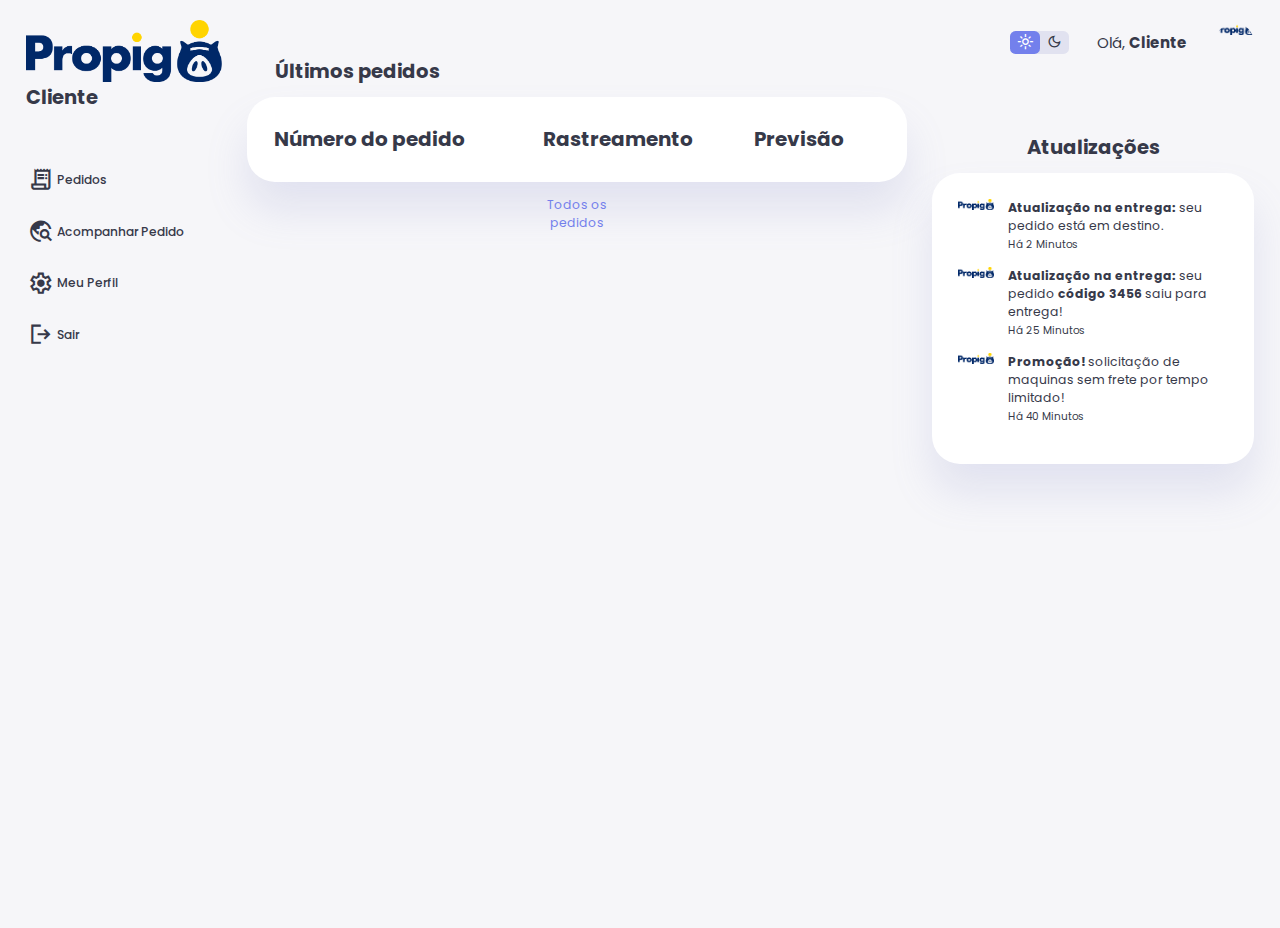
<file: index.html>
<!DOCTYPE html>
<html lang="pt-br">

<head>
    <meta charset="UTF-8">
    <meta http-equiv="X-UA-Compatible" content="IE=edge">
    <meta name="viewport" content="width=device-width, initial-scale=1.0">
    <title>Área do cliente</title>
    <link rel="stylesheet"
        href="https://fonts.googleapis.com/css2?family=Material+Symbols+Sharp:opsz,wght,FILL,GRAD@20..48,100..700,0..1,-50..200" />
    <link rel="stylesheet" href="index.css">
</head>

<body>
    <div class="aplicacao">
        <!-- Menu lateral esquerdo -->
        <aside class="menu-lateral">
            <div class="logo-container">
                <div class="logo">
                        <img id="logopropig" src="images/logo.png" alt="">
                    <h2 class="text-muted">Cliente</h2>
                </div>
                <div class="close" id="close-btn"><span class="material-symbols-sharp">close</span></div>
            </div>
            <div class="opcoes-menu">
                <a href="">
                    <span class="material-symbols-sharp">
                        receipt_long</span>
                    <h3>Pedidos</h3>
                </a>
                <a href="">
                    <span class="material-symbols-sharp">
                        travel_explore</span>
                        <h3>Acompanhar Pedido</h3>
                </a>
                <a href="configuracoes.html">
                    <span class="material-symbols-sharp">
                        settings </span>
                        <h3>Meu Perfil</h3>
                </a>
                <a href="">
                    <span class="material-symbols-sharp">
                        logout</span>
                        <h3>Sair</h3>
                </a>
            </div>
        </aside>

        <!-- Secão de pedidos -->
        <section class="secao-pedidos">
            <h2>Últimos pedidos</h2>
                <table>
                    <thead>
                        <tr>
                            <th>Número do pedido</th>
                            <th>Rastreamento</th>
                            <th>Previsão</th>
                        </tr>
                    </thead>
                    <tbody>

                    </tbody>

                </table>
                <a class="aproximação-hover" href="#">Todos os pedidos</a>
            </section>
        
        <div class="perfil-lateral">
            <div class="secao-superior">
                <div class="alterar-tema">
                    <button id="menu-btn-cliente" >
                        <span class="material-symbols-sharp" >menu</span>
                    </button>
                    <span class="material-symbols-sharp active" >
                        light_mode
                    </span>
                    <span class="material-symbols-sharp" >
                        dark_mode</span>
                </div>
                <div class="perfil-cliente">
                    <div class="info-cliente">
                        <p>Olá, <b>Cliente</b></p>
                    </div>
                    <div class="foto-perfil">
                        <img src="images/logo.png">
                    </div>
                </div>
            </div>
            <!--fim do topo-->
            <div class="secao-atualizacoes">
                <h2>Atualizações</h2>
                <div class="atualizacoes-recentes">
                    <div class="atualizacao">
                        <div class="foto-perfil">
                            <img src="images/logo.png">
                        </div>
                        <div class="message">
                            <p><b>Atualização na entrega:</b> seu pedido está em destino.</p>
                            <small class="text-muted">Há 2 Minutos</small>
                        </div>
                    </div>
                    <div class="atualizacao">
                        <div class="foto-perfil">
                            <img src="images/logo.png">
                        </div>
                        <div class="message">
                            <p><b>Atualização na entrega:</b> seu pedido <b>código 3456</b> saiu para entrega!</p>
                            <small class="text-muted">Há 25 Minutos</small>
                        </div>
                    </div>
                    <div class="atualizacao">
                        <div class="foto-perfil">
                            <img src="images/logo.png">
                        </div>
                        <div class="message">
                            <p><b>Promoção!</b> solicitação de maquinas sem frete por tempo limitado!</p>
                            <small class="text-muted">Há 40 Minutos</small>
                        </div>
                    </div>
                </div>
            </div>
            <!---fim dos perfis-------------------->
        </div>
    </div>
    <script src="orders.js"></script>
    <script src="index.js"></script>
    </body>
</html>
</file>
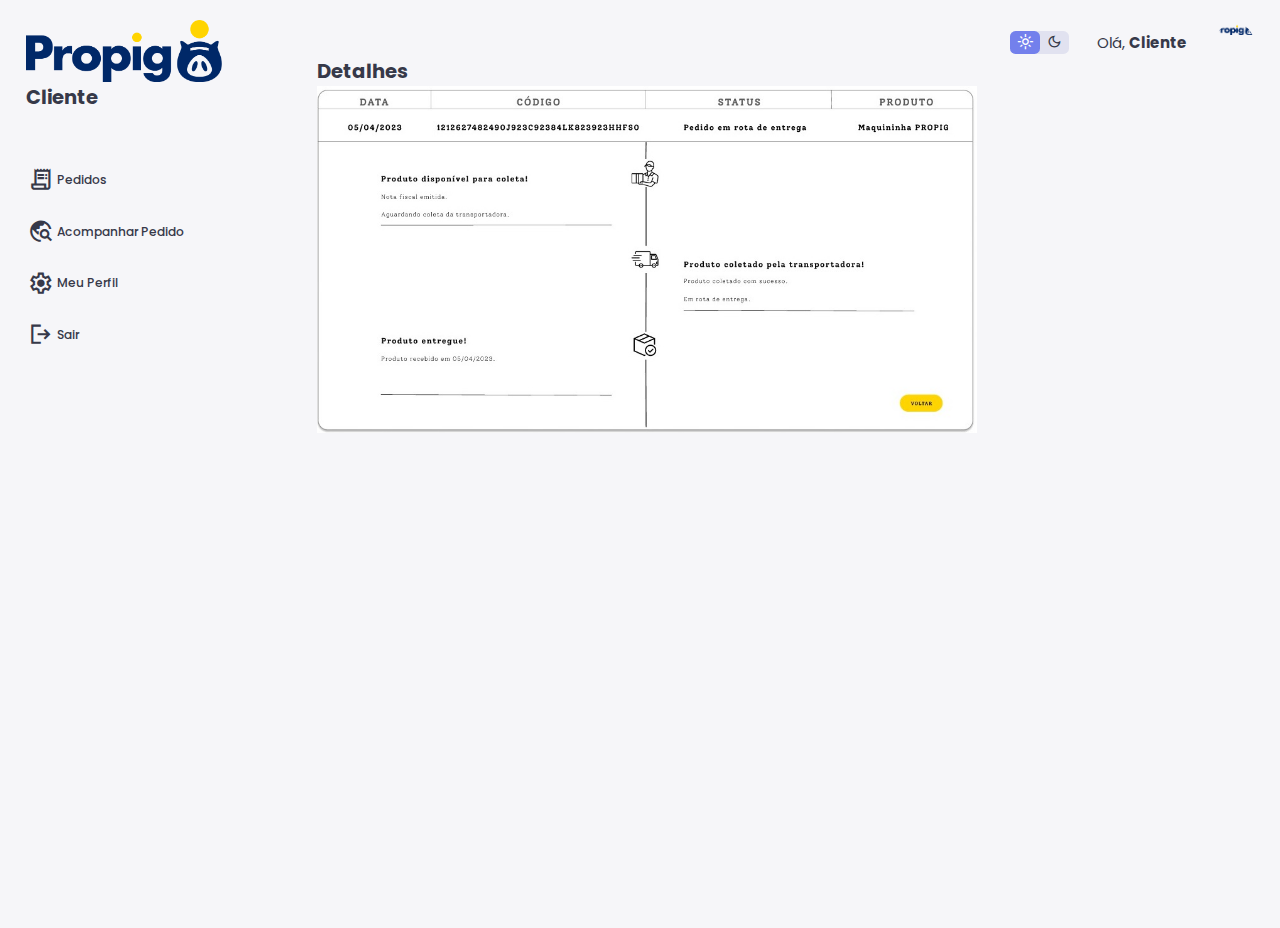
<file: detalhes.html>
<!DOCTYPE html>
<html lang="pt-br">

<head>
    <meta charset="UTF-8">
    <meta http-equiv="X-UA-Compatible" content="IE=edge">
    <meta name="viewport" content="width=device-width, initial-scale=1.0">
    <title>Detalhes pedido</title>
    <link rel="stylesheet"
        href="https://fonts.googleapis.com/css2?family=Material+Symbols+Sharp:opsz,wght,FILL,GRAD@20..48,100..700,0..1,-50..200" />
    <link rel="stylesheet" href="detalhes.css">
</head>

<body>
    <div class="detalhes">
        <aside class="menu-lateral-detalhes">
            <div class="logo-container-detalhes">
                <div class="logo-detalhes">
                        <img id="logopropig" src="images/logo.png" alt="">
                    <h2 class="text-muted">Cliente</h2>
                </div>
                <div class="close-detalhes" id="close-btn"><span class="material-symbols-sharp">close</span></div>
            </div>
            <div class="opcoes-menu-detalhes">
                <a href="">
                    <span class="material-symbols-sharp">
                        receipt_long</span>
                    <h3>Pedidos</h3>
                </a>
                <a href="">
                    <span class="material-symbols-sharp">
                        travel_explore</span>
                            <h3>Acompanhar Pedido</h3>
                </a>
                <a href="configuracoes.html">
                    <span class="material-symbols-sharp">
                        settings </span>
                        <h3>Meu Perfil</h3>
                </a>
                <a href="">
                    <span class="material-symbols-sharp">
                        logout</span>
                        <h3>Sair</h3>
                </a>
            </div>
        </aside>

        <section main class="secao-detalhes">
            <h2>Detalhes</h2>
            <img src="images/detalhestelarastreio.jpg" alt="" srcset="">
        </section>

        <div class="perfil-lateral-detalhes">
            <div class="secao-superior-detalhes">
                <div class="alterar-tema-detalhes">
                    <button id="menu-btn-detalhes" >
                        <span class="material-symbols-sharp" >menu</span>
                    </button>
                    <span class="material-symbols-sharp active">
                        light_mode
                    </span>
                    <span class="material-symbols-sharp">
                        dark_mode
                    </span>
                </div>
                <div class="perfil-cliente-detalhes">
                    <div class="info-cliente-detalhes">
                        <p>Olá, <b>Cliente</b></p>
                    </div>
                    <div class="foto-perfil-detalhes">
                        <img src="images/logo.png">
                    </div>
                </div>
            </div>
        </div>
    </div>

    <script src="orders.js"></script>
    <script src="index.js"></script>
    
</body>

</html>
</file>
<file: index.css>
@import url('https://fonts.googleapis.com/css2?family=Poppins:wght@300;400;500;600;700;800&display=swap');

/* Variaveis do ROOT*/
:root {
    --color-primary: #7380ec;
    --color-sucess: #00C244;
    --color-warning: #ffbb55;
    --color-danger: #dd1b1b;
    --color-white: #fff;
    --color-info-dark: #818D9C;
    --color-info-light: #dce1eb;
    --color-dark: #363949;
    --color-light: rgba(132, 139, 200, 0.18);
    --color-primary-variant: #111e88;
    --color-dark-variant: #000000;
    --color-background: #f6f6f9;
    --card-border-radius: 2rem;
    --border-radius-1: 0.4rem;
    --border-radius-2: 0.8rem;
    --border-radius-3: 1.2rem;
    --card-padding: 1.8rem;
    --padding-1: 1.2rem;
    --box-shadow: 0 2rem 3rem var(--color-light);
}
/*--------Dark THEME VARIVAIES*/
.dark-theme-variables{
    --color-background:#181a1e;
    --color-dark:#B2BBC2;
    --color-white: #2B2E36;
    --color-dark-variant:#B2BBC2;
    --color-light:rgba(0, 0, 0, 0.4);
    --box-shadow: 0 2rem 3rem var(--color-light);
}

* {
    margin: 0;
    padding: 0;
    outline: 0;
    appearance: none;
    border: 0;
    text-decoration: none;
    list-style: none;
    box-sizing: border-box;
}

html {
    font-size: 14px;
}

body {
    width: 100vw;
    height: 100vh;
    font-family: poppins, sans-serif;
    font-size: 0.88rem;
    background: var(--color-background);
    user-select: none;
    overflow-x: hidden;
    color: var(--color-dark);
}

/**Corresponde a toda aplicação**/
.aplicacao {
    display: grid;
    width: 96%;
    margin: 0 auto;
    gap: 1.8rem;
    grid-template-columns: 14rem auto 23rem;
}

.aplicacao h2 {
    font-size: 1.4rem;
}

.aplicacao a {
    color: var(--color-dark);
}

.aplicacao img {
    display: block;
    width: 100%;
}

.aplicacao small {
    font-size: 0.75rem;
}

.aplicacao small .text-muted {
    color: var(--color-dark);
}


/**Corresponde ao tamanho menu lateral**/
.menu-lateral {
    height: 100vh;
}

/**Corresponde a logo (a logo faz parte do menu lateral)**/
.logo-container {
    background: transparent;
    display: flex;
    align-items: center;
    justify-content: space-between;
    margin-top: 1.4rem;
}

.logo-container.logo {
    display: flex;
    gap: 0.8rem;
}

.logo-container .close {
    display: none;
}

/**Corresponde as opcoes listadas no menu lateral**/
.opcoes-menu {
    background: transparent;
    display: flex;
    flex-direction: column;
    height: 86vh;
    position: relative;
    top: 3rem;
}

.opcoes-menu h3 {
    font-weight: 500;
    font-size: 0.87rem;
}

.opcoes-menu  a {
    display: flex;
    color: var(--color-dark);
    margin-left: 1%;
    gap: 2%;
    align-items: center;
    position: relative;
    height: 3.7rem;
}

.opcoes-menu a span {
    font-size: 25.6px;
    transition: all 200ms ease;
}

.opcoes-menu a.active {
    background: var(--color-light);
    color: var(--color-primary);
    margin-left: 0;
}

.opcoes-menu a.active:before {
    content: "";
    width: 6px;
    height: 100%;
    background: var(--color-primary);
}

.opcoes-menu a.active span {
    color: var(--color-primary);
    margin-left: calc(1rem - 3px);
}

.opcoes-menu a:hover {
    color: var(--color-primary);
}

.opcoes-menu a:hover span {
    margin-left: 1rem;
}

/**Secao de pedidos**/
.secao-pedidos {
    margin-top: 4rem;
}

.secao-pedidos h2 {
    margin-left: 2rem;
    margin-bottom: 0.8rem;
}

.secao-pedidos table {
    background: var(--color-white);
    width: 100%;
    border-radius: var(--card-border-radius);
    padding: var(--card-padding);
    text-align: left;
    box-shadow: var(--box-shadow);
    transition: all 200ms ease;
}

.secao-pedidos table th {
    font-size: 20px;
}

.secao-pedidos table tbody td {
    height: 3.8rem;
    border-bottom: 1px solid var(--color-light);
    color: var(--color-dark-variant);
}

.secao-pedidos table tbody tr:last-child td {
    border: none;
}

.secao-pedidos a {
    text-align: center;
    display: block;
    margin: 1rem auto;
    color: var(--color-primary);
}

.aproximação-hover:hover{
    transform: scale(1.2);
}

.aproximação-hover {
    transition: 100ms linear;
    max-width: 10%;
}

/**Perfil lateral**/
.perfil-lateral {
    margin-top: 1.64rem;
}

.secao-superior {
    display: flex;
    justify-content: end;
    gap: 2rem;
}

.secao-superior button {
    display: none;
}

.secao-superior .alterar-tema {
    background: var(--color-light);
    display: flex;
    align-self: center;
    height: 1.6rem;
    width: 4.2rem;
    border-radius: var(--border-radius-1);
    cursor: pointer;
}

.secao-superior .alterar-tema span {
    font-size: 1.2rem;
    width: 50%;
    height: 100%;
    display: flex;
    align-items: center;
    justify-content: center;
}

.secao-superior .alterar-tema span.active {
    background: var(--color-primary);
    color: white;
    border-radius: var(--border-radius-1);
}

.secao-superior .perfil-cliente {
    display: flex;
    gap: 2rem;
    align-items: center;
    text-align: right;
}

.secao-superior .perfil-cliente .info-cliente p {
    font-size: 15px;
}

.secao-superior .perfil-cliente .foto-perfil {
    width: 2.8rem;
    height: 2.8rem;
    border-radius: 50%;
    overflow: hidden;
}

/**Atualizacoes recentes**/

.secao-atualizacoes {
    margin-top: 5rem;
}

.secao-atualizacoes h2 {
    text-align: center;
    margin-bottom: 0.8rem;
}

.secao-atualizacoes .atualizacoes-recentes {
    background: var(--color-white);
    padding: var(--card-padding);
    border-radius: var(--card-border-radius);
    box-shadow: var(--box-shadow);
    transition: all 200ms ease;
}

.secao-atualizacoes .atualizacoes-recentes .atualizacao {
    display: grid;
    grid-template-columns: 2.6rem auto;
    gap: 1rem;
    margin-bottom: 1rem;
}

.secao-atualizacoes .atualizacoes-recentes .profile-photo {
    width: 2.8rem;
    height: 2.8rem;
    border-radius: 50%;
    overflow: hidden;
}

/*====MEDIA QUERIES===================*/

@media screen and (max-width: 1200px) {
    .aplicacao {
        width: 94%;
    }

    .menu-lateral a {
        width: 5.6rem;
    }

    .logo h2 {
        display: none;
    }

    .menu-lateral a:last-child {
        position: relative;
        margin-top: 1.8rem;
    }

    .secao-pedidos {
        width: 94%;
        position: absolute;
        left: 50%;
        transform: translateX(-50%);
        margin: 2rem 0 8.8rem;
    }

    .secao-pedidos table {
        width: 83vw;
    }
}

/*========== MEDIA QUERIES ======*/

@media screen and (max-width:768px) {
    .aplicacao{
        width: 100%;
        grid-template-columns: 1fr;
    }

    .menu-lateral {
        position: fixed;
        left: -100;
        background: var(--color-white);
        width: 18rem;
        z-index: 3;
        box-shadow: 1rem 3rem 4rem var(--color-light);
        height: 100vh;
        padding-right: var(--card-padding);
        display: none;
        animation: showMenu 200ms ease forwards;
    }

    @keyframes showMenu{
        to{
            left: 0;
        }
    }

    .logo {
        margin-left: 1rem;
    }

    .logo h2 {
        display: inline;
    }

    .logo h3 {
        display: inline;
    }

    .manu-lateral a {
        margin-left: 1rem;
        width: 100%;
        height: 3.4rem;
    }

    .menu-lateral a:last-child {
        position: absolute;
        top: 2rem;
        bottom: 5rem;

    }

    .menu-lateral .close {
        display: inline-block;
        cursor: pointer;
        margin-left: 1rem;
    }

    .secao-pedidos {
        margin-top: 8rem;
        padding: 0 1rem;
        position: relative;
        margin: 3rem 0 0 0;
        width: 100%;
    }

    .secao-pedidos table {
        width: 100%;
        margin: 0;
    }

    .perfil-lateral {
        width: 94%;
        margin: 0 auto 4rem;
    }

    .perfil-lateral .secao-superior {
        position: fixed;
        top: 0;
        left: 0;
        align-items: center;
        padding: 0 0 0.8rem;
        height: 4.6rem;
        background: var(--color-white);
        width: 100%;
        margin: 0;
        z-index: 2;
        box-shadow: 0 1rem 1rem var(--color-light);
    }

    .perfil-lateral .secao-superior .alterar-tema {
        width: 3rem;
        position: absolute;
        left: 66%;
    }

    .secao-lateral .secao-superior button span {
        font-size: 2rem;
    }

}
</file>
<file: detalhes.css>
@import url('https://fonts.googleapis.com/css2?family=Poppins:wght@300;400;500;600;700;800&display=swap');

:root {
    --color-primary: #7380ec;
    --color-sucess: #00C244;
    --color-warning: #ffbb55;
    --color-danger: #dd1b1b;
    --color-white: #fff;
    --color-info-dark: #818D9C;
    --color-info-light: #dce1eb;
    --color-dark: #363949;
    --color-light: rgba(132, 139, 200, 0.18);
    --color-primary-variant: #111e88;
    --color-dark-variant: #000000;
    --color-background: #f6f6f9;
    --card-border-radius: 2rem;
    --border-radius-1: 0.4rem;
    --border-radius-2: 0.8rem;
    --border-radius-3: 1.2rem;
    --card-padding: 1.8rem;
    --padding-1: 1.2rem;
    --box-shadow: 0 2rem 3rem var(--color-light);
}

/*--------Dark THEME VARIVAIES*/
.dark-theme-variables{
    --color-background:#181a1e;
    --color-dark:#B2BBC2;
    --color-white: #2B2E36;
    --color-dark-variant:#B2BBC2;
    --color-light:rgba(0, 0, 0, 0.4);
    --box-shadow: 0 2rem 3rem var(--color-light);
}

* {
    margin: 0;
    padding: 0;
    outline: 0;
    appearance: none;
    border: 0;
    text-decoration: none;
    list-style: none;
    box-sizing: border-box;
}

html {
    font-size: 14px;
}

body {
    width: 100vw;
    height: 100vh;
    font-family: poppins, sans-serif;
    font-size: 0.88rem;
    background: var(--color-background);
    user-select: none;
    overflow-x: hidden;
    color: var(--color-dark);
}

/**Corresponde a toda aplicação (página de detalhes)**/
.detalhes {
    display: grid;
    width: 96%;
    margin: 0 auto;
    gap: 1.8rem;
    grid-template-columns: 14rem auto 23rem;
}

.detalhes h2 {
    font-size: 1.4rem;
}

.detalhes a {
    color: var(--color-dark);
}

.detalhes img {
    display: block;
    width: 100%;
}

.detalhes small {
    font-size: 0.75rem;
}

.detalhes small .text-muted {
    color: var(--color-dark);
}

/**Corresponde ao tamanho do menu lateral**/
.menu-lateral-detalhes {
    height: 100vh;
}

/**Corresponde a logo (a logo faz parte do menu lateral)**/
.logo-container-detalhes {
    background: transparent;
    display: flex;
    align-items: center;
    justify-content: space-between;
    margin-top: 1.4rem;
}

.logo-container-detalhes.logo {
    display: flex;
    gap: 0.8rem;
}

.logo-container-detalhes .close-detalhes {
    display: none;
}

/**Corresponde as opcoes listadas no menu lateral**/
.opcoes-menu-detalhes {
    background: transparent;
    display: flex;
    flex-direction: column;
    height: 86vh;
    position: relative;
    top: 3rem;
}

.opcoes-menu-detalhes h3 {
    font-weight: 500;
    font-size: 0.87rem;
}

.opcoes-menu-detalhes  a {
    display: flex;
    color: var(--color-dark);
    margin-left: 1%;
    gap: 2%;
    align-items: center;
    position: relative;
    height: 3.7rem;
}

.opcoes-menu-detalhes a span {
    font-size: 25.6px;
    transition: all 200ms ease;
}

.opcoes-menu-detalhes a.active {
    background: var(--color-light);
    color: var(--color-primary);
    margin-left: 0;
}

.opcoes-menu-detalhes a.active:before {
    content: "";
    width: 6px;
    height: 100%;
    background: var(--color-primary);
}

.opcoes-menu-detalhes a.active span {
    color: var(--color-primary);
    margin-left: calc(1rem - 3px);
}

.opcoes-menu-detalhes a:hover {
    color: var(--color-primary);
}

.opcoes-menu-detalhes a:hover span {
    margin-left: 1rem;
}

/**Seção de detalhes**/
.secao-detalhes {
    margin: 4rem 5rem;
    padding: 0;
    width: 100%;
}

/**Perfil lateral**/
.perfil-lateral-detalhes {
    margin-top: 1.64rem;
}

.secao-superior-detalhes {
    display: flex;
    justify-content: end;
    gap: 2rem;
}

.secao-superior-detalhes button {
    display: none;
}

.secao-superior-detalhes .alterar-tema-detalhes {
    background: var(--color-light);
    display: flex;
    align-self: center;
    height: 1.6rem;
    width: 4.2rem;
    border-radius: var(--border-radius-1);
    cursor: pointer;
}

.secao-superior-detalhes .alterar-tema-detalhes span {
    font-size: 1.2rem;
    width: 50%;
    height: 100%;
    display: flex;
    align-items: center;
    justify-content: center;
}

.secao-superior-detalhes .alterar-tema-detalhes span.active {
    background: var(--color-primary);
    color: white;
    border-radius: var(--border-radius-1);
}

.secao-superior-detalhes .perfil-cliente-detalhes {
    display: flex;
    gap: 2rem;
    align-items: center;
    text-align: right;
}

.secao-superior-detalhes .perfil-cliente-detalhes .info-cliente-detalhes p {
    font-size: 15px;
}

.secao-superior-detalhes .perfil-cliente-detalhes .foto-perfil-detalhes {
    width: 2.8rem;
    height: 2.8rem;
    border-radius: 50%;
    overflow: hidden;
}

/* .cliente {
    display: grid;
    width: 96%;
    margin: 0 auto;
    gap: 1.8rem;
    grid-template-columns: 14rem auto 23rem;
} */
</file>
